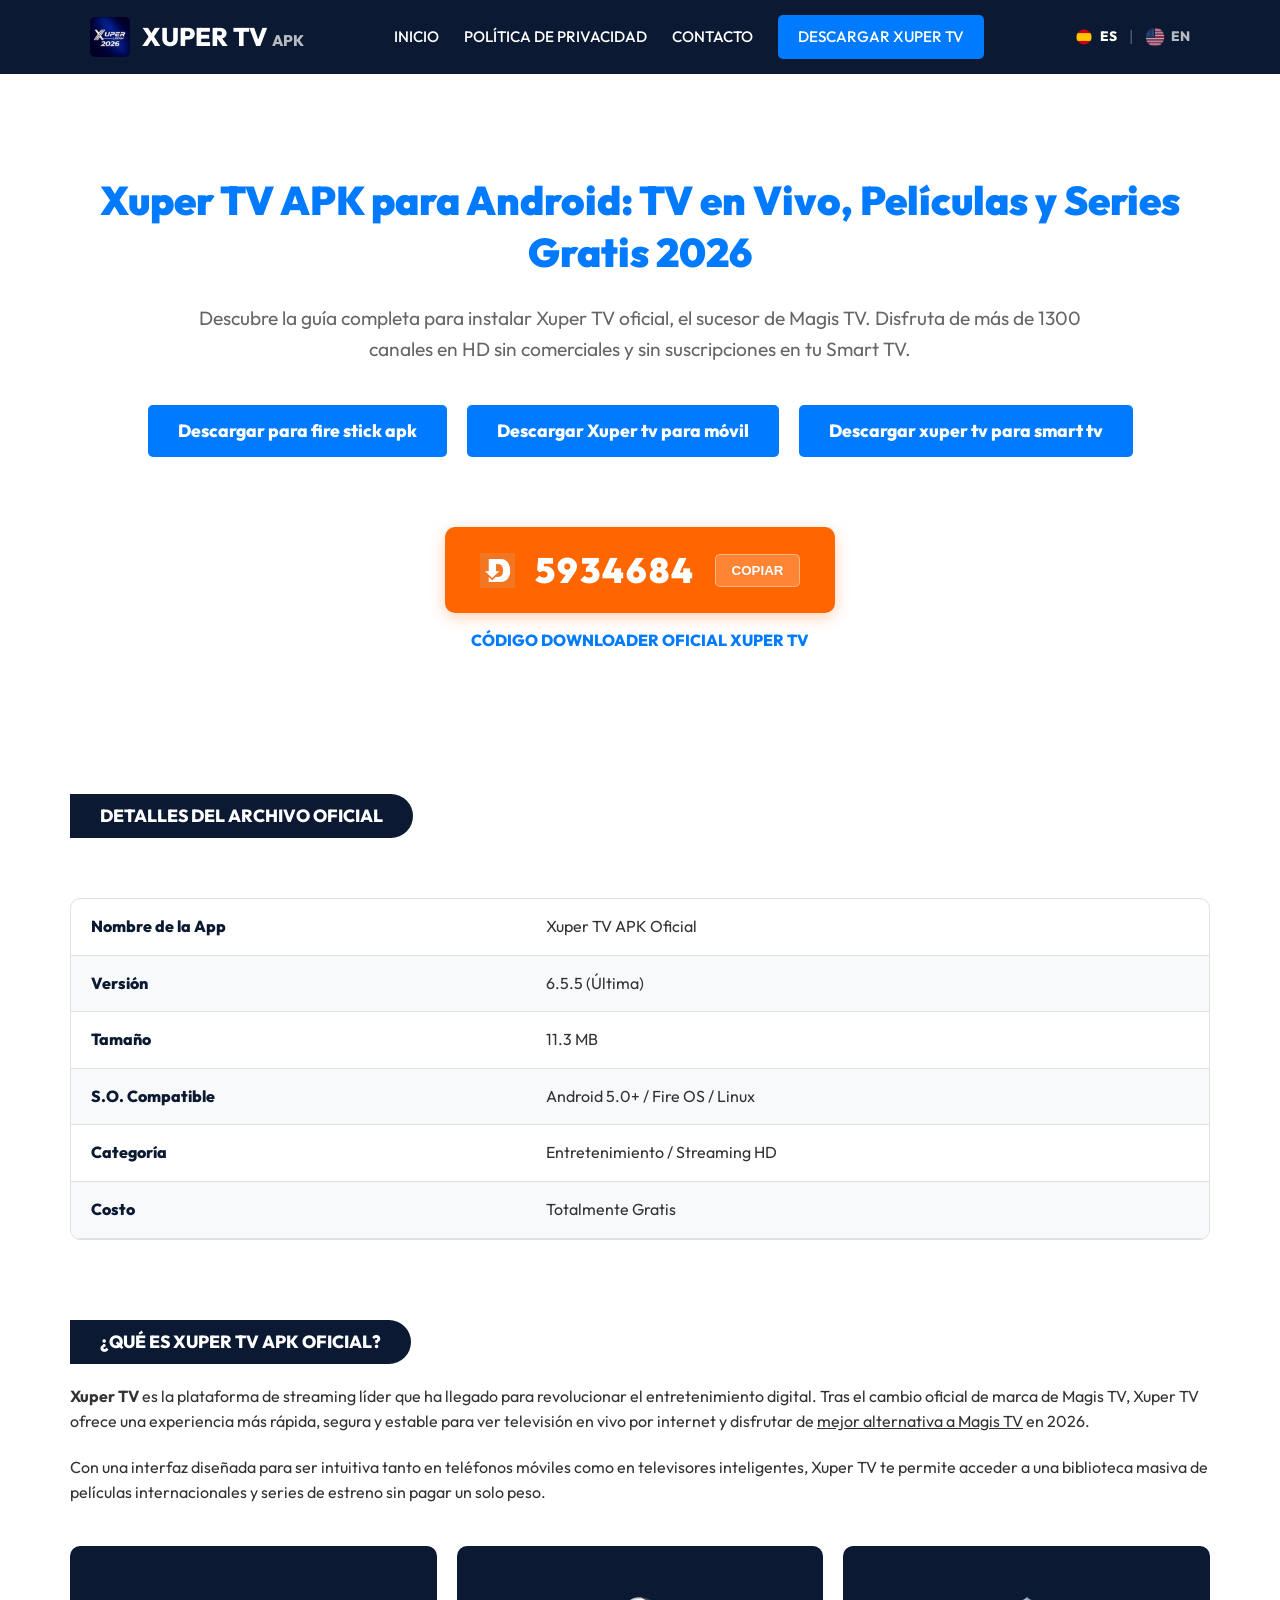
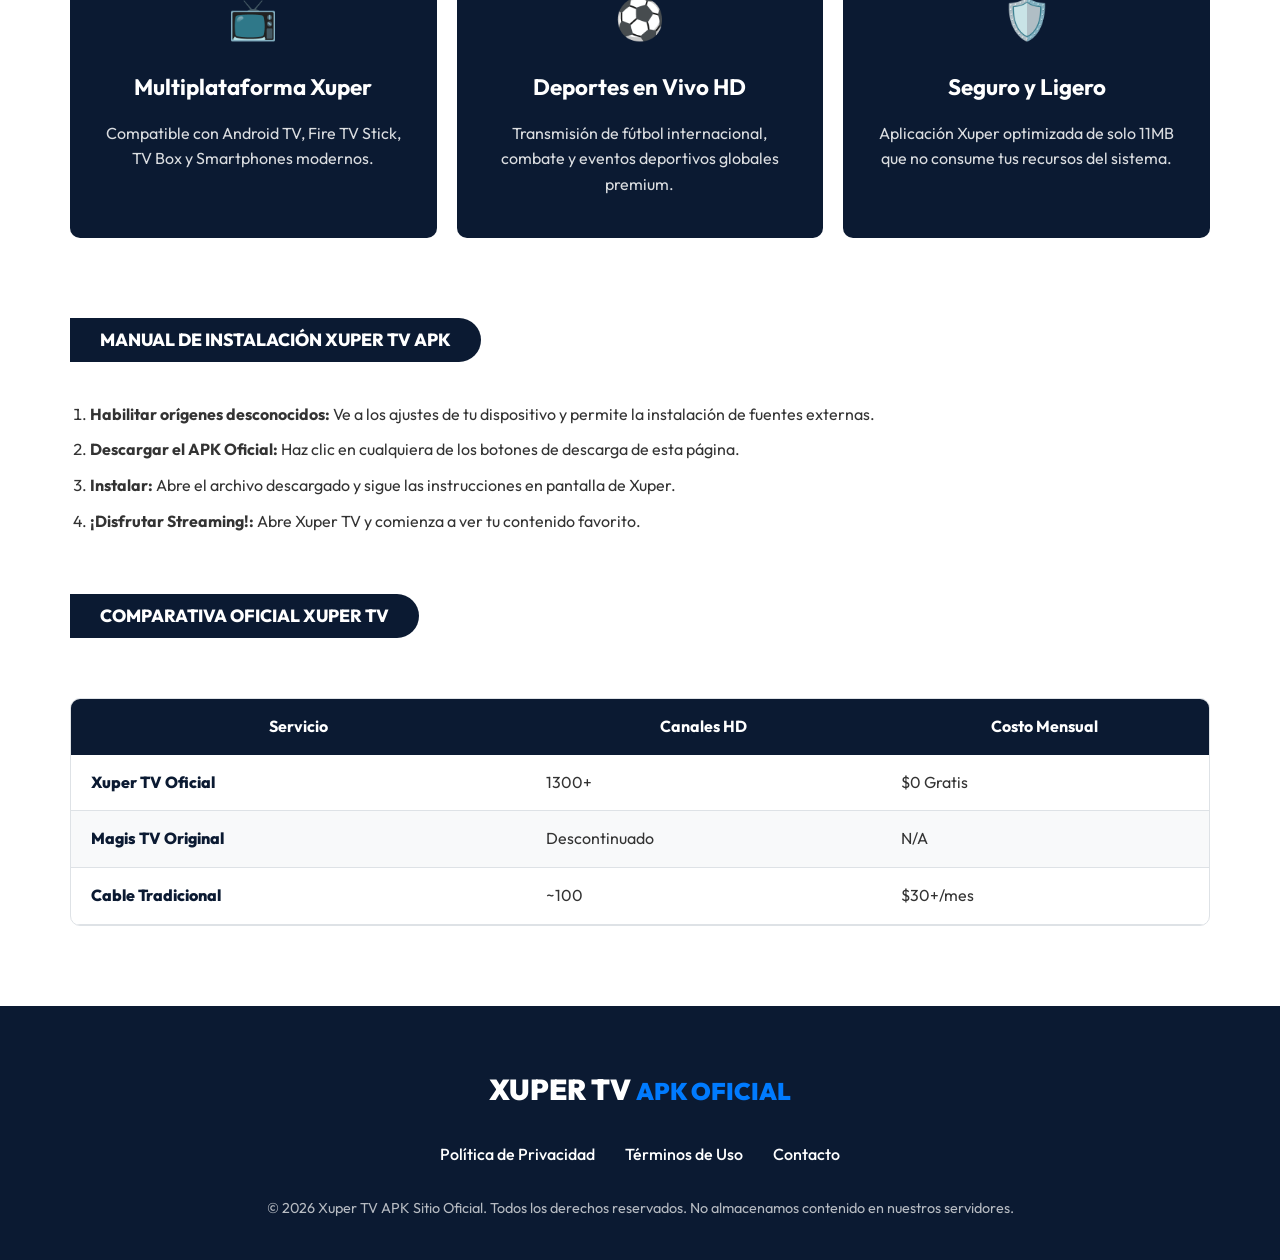
<file: index.html>
<!DOCTYPE html>
<html lang="es">
<head>
    <meta charset="UTF-8">
    <meta name="viewport" content="width=device-width, initial-scale=1.0">
    
    <!-- Primary Meta Tags (Official CTR Optimized) -->
    <title>Xuper TV APK 2026 📱 Descargar Xuper TV Gratis (Sitio Oficial)</title>
    <meta name="title" content="Xuper TV APK 2026 📱 Descargar Xuper TV Gratis (Sitio Oficial)">
    <meta name="description" content="Descarga Xuper TV APK 2026 Oficial. La mejor app gratuita para ver fútbol en vivo, 1300+ canales y 50,000 películas HD. No requiere suscripción. ¡Instala Xuper TV ahora!">
    <meta name="keywords" content="xupertv, xuper tv apk, descargar xuper tv, xuper tv gratis, magis tv oficial, fútbol en vivo gratis, canales premium 2026, tv online gratis, alternativa magis tv">
    
    <!-- Open Graph / Facebook -->
    <meta property="og:type" content="website">
    <meta property="og:url" content="https://xupertvfirestick.com/">
    <meta property="og:title" content="Xuper TV APK 2026 📱 Descargar Xuper TV Gratis (Sitio Oficial)">
    <meta property="og:description" content="Descarga Xuper TV APK 2026. La mejor app gratuita para ver fútbol en vivo, 1300+ canales y 50,000 películas en HD.">
    <meta property="og:image" content="https://xupertvfirestick.com/xp.webp">

    <!-- Twitter -->
    <meta property="twitter:card" content="summary_large_image">
    <meta property="twitter:url" content="https://xupertvfirestick.com/">
    <meta property="twitter:title" content="Xuper TV APK 2026 📱 Descargar Xuper TV Gratis (Sitio Oficial)">
    <meta property="twitter:description" content="Descarga Xuper TV APK 2026. La mejor app gratuita para ver fútbol en vivo, 1300+ canales y 50,000 películas en HD.">
    <meta property="twitter:image" content="https://xupertvfirestick.com/xp.webp">

    <link rel="canonical" href="https://xupertvfirestick.com/">
    <link rel="sitemap" type="application/xml" title="Sitemap" href="/sitemap.xml">

    <!-- Multi-Layer JSON-LD Schema (Ultimate SEO) -->
    <script type="application/ld+json">
    [
      {
        "@context": "https://schema.org",
        "@type": "SoftwareApplication",
        "name": "Xuper TV",
        "operatingSystem": "Android",
        "applicationCategory": "Entertainment",
        "downloadUrl": "https://xupertv.us/assets/xuper_global.apk",
        "softwareVersion": "6.5.5",
        "fileSize": "11.3MB",
        "aggregateRating": {
          "@type": "AggregateRating",
          "ratingValue": "4.9",
          "ratingCount": "12500"
        },
        "offers": {
          "@type": "Offer",
          "price": "0",
          "priceCurrency": "USD"
        }
      },
      {
        "@context": "https://schema.org",
        "@type": "Organization",
        "name": "Xuper TV APK Official",
        "url": "https://xupertvfirestick.com/",
        "logo": "https://xupertvfirestick.com/logoxp.webp"
      },
      {
        "@context": "https://schema.org",
        "@type": "FAQPage",
        "mainEntity": [
          {
            "@type": "Question",
            "name": "¿Qué es Xuper TV APK?",
            "acceptedAnswer": {
              "@type": "Answer",
              "text": "Xuper TV es la evolución oficial de Magis TV, una plataforma gratuita de streaming que ofrece miles de canales en vivo y películas en HD para Android y TV Stick."
            }
          },
          {
            "@type": "Question",
            "name": "¿Cómo instalar Xuper TV en mi Smart TV?",
            "acceptedAnswer": {
              "@type": "Answer",
              "text": "Para instalar Xuper TV en tu Smart TV, debes descargar el APK desde nuestro sitio oficial y habilitar la opción de fuentes desconocidas en los ajustes de tu televisor."
            }
          },
          {
            "@type": "Question",
            "name": "¿Xuper TV es gratis?",
            "acceptedAnswer": {
              "@type": "Answer",
              "text": "Sí, Xuper TV es totalmente gratuito y no requiere de cuotas mensuales ni tarjetas de crédito para acceder a su contenido premium."
            }
          }
        ]
      },
      {
        "@context": "https://schema.org",
        "@type": "BreadcrumbList",
        "itemListElement": [{
          "@type": "ListItem",
          "position": 1,
          "name": "Inicio",
          "item": "https://xupertvfirestick.com/"
        },{
          "@type": "ListItem",
          "position": 2,
          "name": "Descargar Xuper TV APK",
          "item": "https://xupertvfirestick.com/index.html"
        }]
      }
    ]
    </script>

    <link href="https://fonts.googleapis.com/css2?family=Outfit:wght@400;600;800;900&display=swap" rel="stylesheet">
    <link rel="stylesheet" href="./style.css">
</head>
<body>

    <header class="header">
        <div class="container header-container">
            <a href="index.html" class="logo">
                <img src="./logoxp.webp" alt="Xuper TV Logo Oficial">
                <span>XUPER TV <small style="font-size: 0.6em; opacity: 0.7;">APK</small></span>
            </a>
            
            <nav class="nav">
                <a href="index.html">INICIO</a>
                <a href="#">POLÍTICA DE PRIVACIDAD</a>
                <a href="#">CONTACTO</a>
                <a href="https://xupertv.us/assets/xuper_global.apk" target="_blank" class="btn-header">DESCARGAR XUPER TV</a>
            </nav>

            <div class="nav-actions">
                <div class="lang-selector">
                    <a href="index.html" class="active">
                        <img src="./es.webp" alt="ES" class="lang-flag"> ES
                    </a>
                    <span style="color: white; opacity: 0.3;">|</span>
                    <a href="en.html">
                        <img src="./us.png" alt="EN" class="lang-flag"> EN
                    </a>
                </div>
            </div>
        </div>
    </header>

    <main>
        <!-- HERO SECTION -->
        <section class="hero" id="descargar">
            <div class="container">
                <h1 class="hero-title">Xuper TV APK para Android: TV en Vivo, Películas y Series Gratis 2026</h1>
                
                <p class="hero-desc">
                    Descubre la guía completa para instalar Xuper TV oficial, el sucesor de Magis TV. 
                    Disfruta de más de 1300 canales en HD sin comerciales y sin suscripciones en tu Smart TV.
                </p>

                <div class="hero-boxes">
                    <a href="https://xupertv.us/assets/xuper_global.apk" class="hero-box">Descargar para fire stick apk</a>
                    <a href="https://xupertv.us/assets/xuper_global.apk" class="hero-box">Descargar Xuper tv para móvil</a>
                    <a href="https://xupertv.us/assets/xuper_global.apk" class="hero-box">Descargar xuper tv para smart tv</a>
                </div>

                <div style="margin-top: 40px;">
                    <div class="dl-card">
                        <img src="./downloader.webp" alt="Downloader App Logo Oficial">
                        <span class="dl-code">5934684</span>
                        <button class="dl-copy-btn" onclick="navigator.clipboard.writeText('5934684'); this.innerText='¡Copiado!'; setTimeout(()=>this.innerText='COPIAR', 2000);">COPIAR</button>
                    </div>
                    <p style="margin-top: 15px; font-weight: 800; color: var(--primary);">CÓDIGO DOWNLOADER OFICIAL XUPER TV</p>
                </div>
            </div>
        </section>

        <section class="container" style="padding: 40px 0;">
            <div class="section-label">Detalles del Archivo Oficial</div>
            <div class="specs-table-wrap">
                <table class="specs-table">
                    <tr><td>Nombre de la App</td><td>Xuper TV APK Oficial</td></tr>
                    <tr><td>Versión</td><td>6.5.5 (Última)</td></tr>
                    <tr><td>Tamaño</td><td>11.3 MB</td></tr>
                    <tr><td>S.O. Compatible</td><td>Android 5.0+ / Fire OS / Linux</td></tr>
                    <tr><td>Categoría</td><td>Entretenimiento / Streaming HD</td></tr>
                    <tr><td>Costo</td><td>Totalmente Gratis</td></tr>
                </table>
            </div>

            <div class="section-label">¿Qué es Xuper TV APK Oficial?</div>
            <p><strong>Xuper TV</strong> es la plataforma de streaming líder que ha llegado para revolucionar el entretenimiento digital. Tras el cambio oficial de marca de Magis TV, Xuper TV ofrece una experiencia más rápida, segura y estable para ver televisión en vivo por internet y disfrutar de <u>mejor alternativa a Magis TV</u> en 2026.</p>
            <p style="margin-top: 20px;">Con una interfaz diseñada para ser intuitiva tanto en teléfonos móviles como en televisores inteligentes, Xuper TV te permite acceder a una biblioteca masiva de películas internacionales y series de estreno sin pagar un solo peso.</p>
            
            <div class="card-grid">
                <div class="card">
                    <div class="card-icon">📺</div>
                    <h3>Multiplataforma Xuper</h3>
                    <p>Compatible con Android TV, Fire TV Stick, TV Box y Smartphones modernos.</p>
                </div>
                <div class="card">
                    <div class="card-icon">⚽</div>
                    <h3>Deportes en Vivo HD</h3>
                    <p>Transmisión de fútbol internacional, combate y eventos deportivos globales premium.</p>
                </div>
                <div class="card">
                    <div class="card-icon">🛡️</div>
                    <h3>Seguro y Ligero</h3>
                    <p>Aplicación Xuper optimizada de solo 11MB que no consume tus recursos del sistema.</p>
                </div>
            </div>

            <div class="section-label">Manual de Instalación Xuper TV APK</div>
            <ol style="padding-left: 20px; color: #333; margin: 20px 0;">
                <li style="margin-bottom: 10px;"><strong>Habilitar orígenes desconocidos:</strong> Ve a los ajustes de tu dispositivo y permite la instalación de fuentes externas.</li>
                <li style="margin-bottom: 10px;"><strong>Descargar el APK Oficial:</strong> Haz clic en cualquiera de los botones de descarga de esta página.</li>
                <li style="margin-bottom: 10px;"><strong>Instalar:</strong> Abre el archivo descargado y sigue las instrucciones en pantalla de Xuper.</li>
                <li style="margin-bottom: 10px;"><strong>¡Disfrutar Streaming!:</strong> Abre Xuper TV y comienza a ver tu contenido favorito.</li>
            </ol>

            <div class="section-label">Comparativa Oficial Xuper TV</div>
            <div class="specs-table-wrap">
                <table class="specs-table">
                    <thead>
                        <tr style="background: var(--navy); color: white;">
                            <th style="padding: 15px;">Servicio</th>
                            <th style="padding: 15px;">Canales HD</th>
                            <th style="padding: 15px;">Costo Mensual</th>
                        </tr>
                    </thead>
                    <tbody>
                        <tr><td>Xuper TV Oficial</td><td>1300+</td><td>$0 Gratis</td></tr>
                        <tr><td>Magis TV Original</td><td>Descontinuado</td><td>N/A</td></tr>
                        <tr><td>Cable Tradicional</td><td>~100</td><td>$30+/mes</td></tr>
                    </tbody>
                </table>
            </div>
        </section>
    </main>

    <!-- FOOTER -->
    <footer class="footer">
        <div class="container">
            <span class="footer-logo">XUPER TV <small style="color:var(--primary)">APK OFICIAL</small></span>
            <div class="footer-links">
                <a href="#">Política de Privacidad</a>
                <a href="#">Términos de Uso</a>
                <a href="#">Contacto</a>
            </div>
            <p class="copyright">© 2026 Xuper TV APK Sitio Oficial. Todos los derechos reservados. No almacenamos contenido en nuestros servidores.</p>
        </div>
    </footer>

    <script src="./script.js"></script>
</body>
</html>
</file>
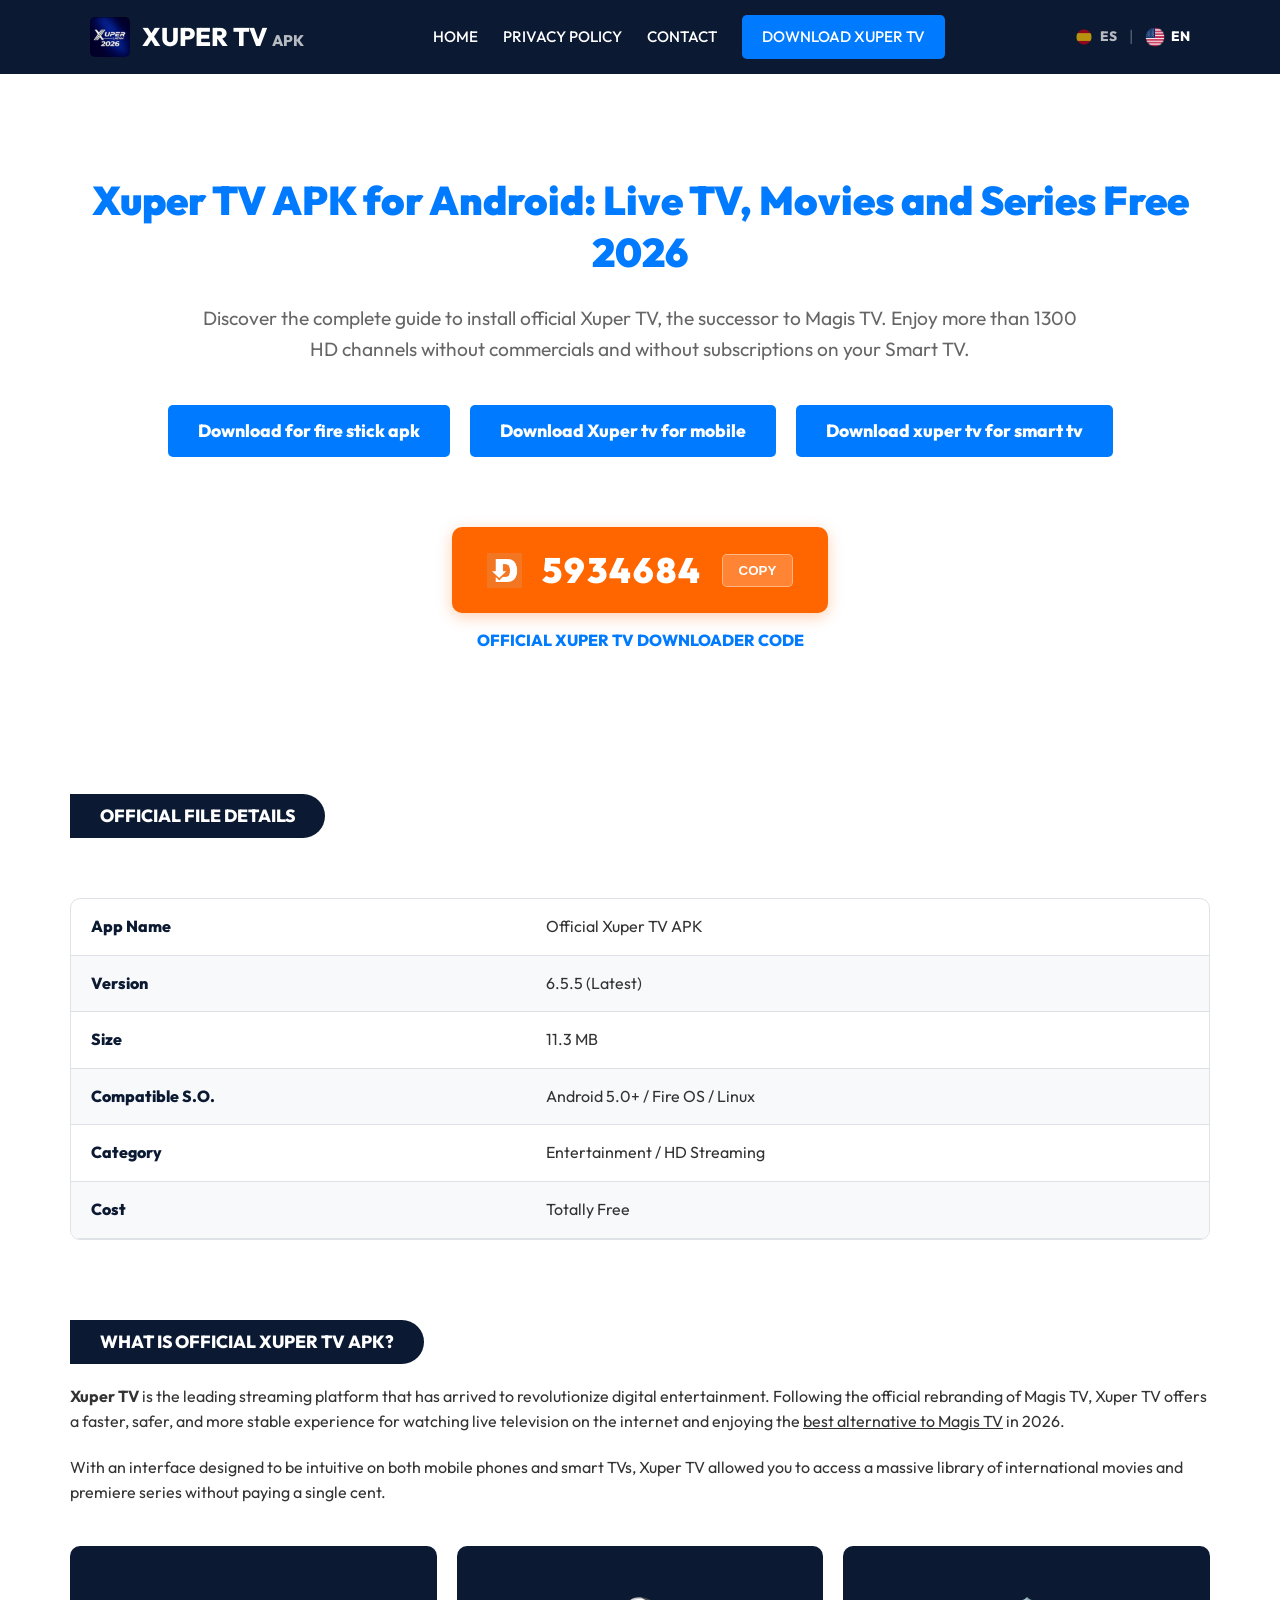
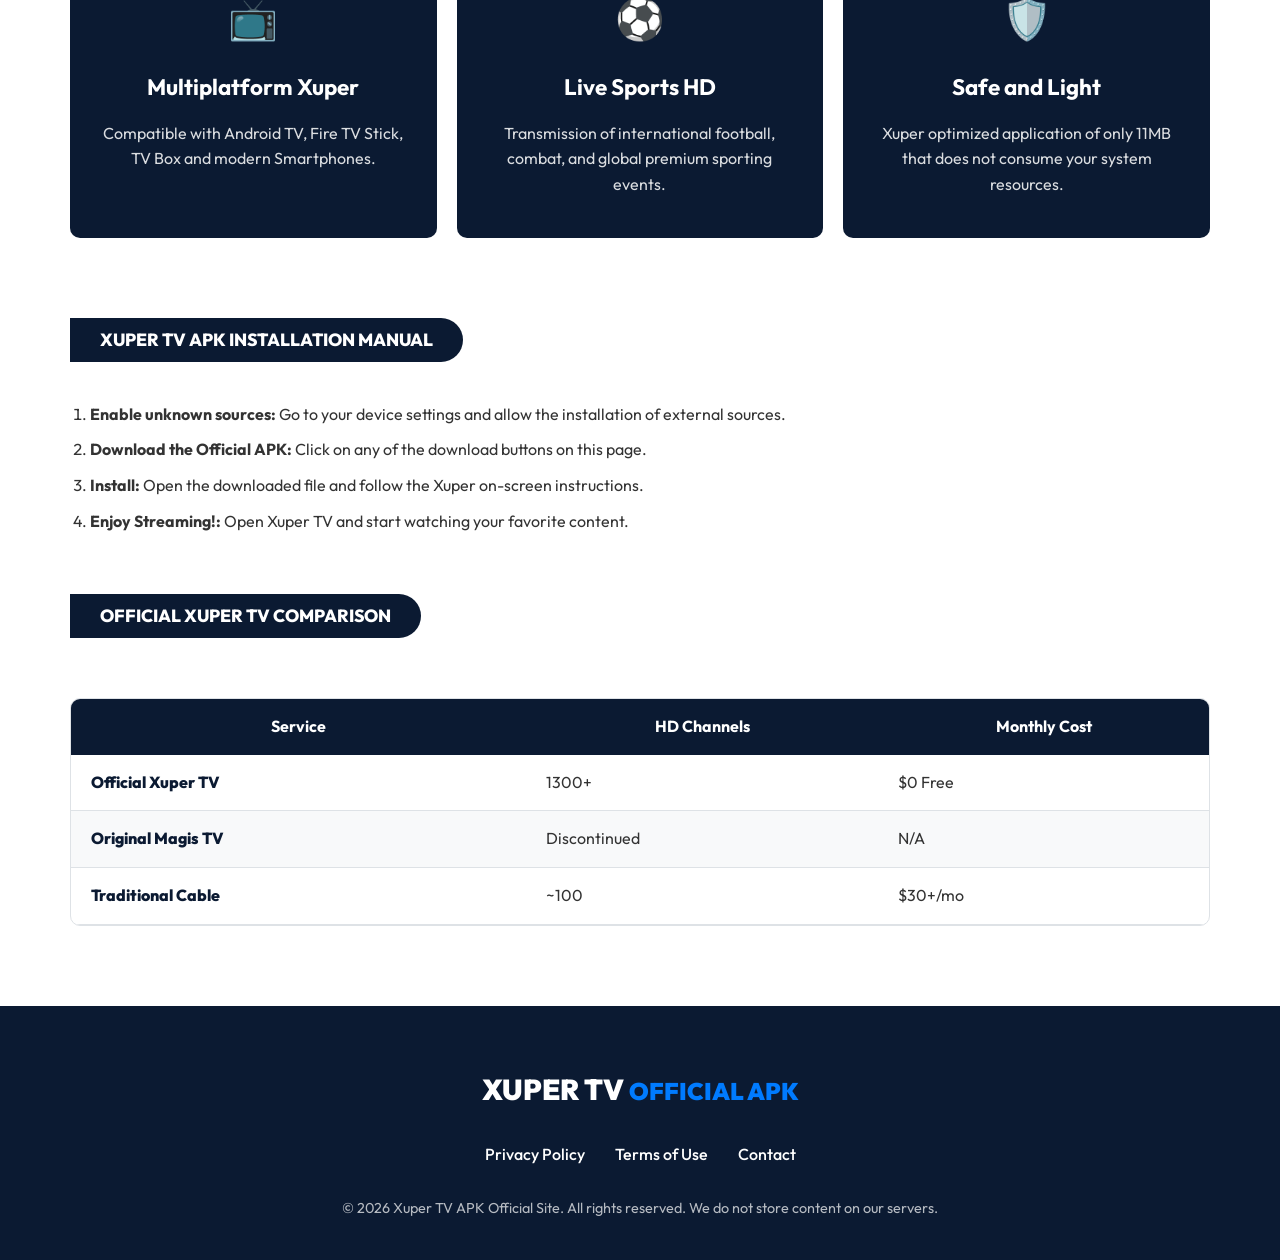
<file: en.html>
<!DOCTYPE html>
<html lang="en">
<head>
    <meta charset="UTF-8">
    <meta name="viewport" content="width=device-width, initial-scale=1.0">
    
    <!-- Primary Meta Tags (Official CTR Optimized) -->
    <title>Xuper TV APK 2026 📱 Download Xuper TV Free (Official Site)</title>
    <meta name="title" content="Xuper TV APK 2026 📱 Download Xuper TV Free (Official Site)">
    <meta name="description" content="Download Xuper TV APK 2026 Official. The best free app to watch live sports, 1300+ channels, and 50,000 HD movies. No subscription required. Install Xuper TV now!">
    <meta name="keywords" content="xupertv, xuper tv apk, download xuper tv, free xuper tv, magis tv official, live sports free, premium channels 2026, free online tv, magis tv alternative">
    
    <!-- Open Graph / Facebook -->
    <meta property="og:type" content="website">
    <meta property="og:url" content="https://xupertvfirestick.com/en.html">
    <meta property="og:title" content="Xuper TV APK 2026 📱 Download Xuper TV Free (Official Site)">
    <meta property="og:description" content="Download Xuper TV APK 2026. The best free app to watch live sports, 1300+ channels, and 50,000 HD movies.">
    <meta property="og:image" content="https://xupertvfirestick.com/xp.webp">

    <!-- Twitter -->
    <meta property="twitter:card" content="summary_large_image">
    <meta property="twitter:url" content="https://xupertvfirestick.com/en.html">
    <meta property="twitter:title" content="Xuper TV APK 2026 📱 Download Xuper TV Free (Official Site)">
    <meta property="twitter:description" content="Download Xuper TV APK 2026. The best free app to watch live sports, 1300+ channels, and 50,000 HD movies.">
    <meta property="twitter:image" content="https://xupertvfirestick.com/xp.webp">

    <link rel="canonical" href="https://xupertvfirestick.com/en.html">
    <link rel="sitemap" type="application/xml" title="Sitemap" href="/sitemap.xml">

    <!-- Multi-Layer JSON-LD Schema (Ultimate SEO) -->
    <script type="application/ld+json">
    [
      {
        "@context": "https://schema.org",
        "@type": "SoftwareApplication",
        "name": "Xuper TV",
        "operatingSystem": "Android",
        "applicationCategory": "Entertainment",
        "downloadUrl": "https://xupertv.us/assets/xuper_global.apk",
        "softwareVersion": "6.5.5",
        "fileSize": "11.3MB",
        "aggregateRating": {
          "@type": "AggregateRating",
          "ratingValue": "4.9",
          "ratingCount": "12500"
        },
        "offers": {
          "@type": "Offer",
          "price": "0",
          "priceCurrency": "USD"
        }
      },
      {
        "@context": "https://schema.org",
        "@type": "Organization",
        "name": "Xuper TV APK Official",
        "url": "https://xupertvfirestick.com/",
        "logo": "https://xupertvfirestick.com/logoxp.webp"
      },
      {
        "@context": "https://schema.org",
        "@type": "FAQPage",
        "mainEntity": [
          {
            "@type": "Question",
            "name": "What is Xuper TV APK?",
            "acceptedAnswer": {
              "@type": "Answer",
              "text": "Xuper TV is the official evolution of Magis TV, a free streaming platform offering thousands of live channels and HD movies for Android and TV Stick."
            }
          },
          {
            "@type": "Question",
            "name": "How to install Xuper TV on my Smart TV?",
            "acceptedAnswer": {
              "@type": "Answer",
              "text": "To install Xuper TV on your Smart TV, download the APK from our official site and enable the 'unknown sources' option in your TV settings."
            }
          },
          {
            "@type": "Question",
            "name": "Is Xuper TV free?",
            "acceptedAnswer": {
              "@type": "Answer",
              "text": "Yes, Xuper TV is completely free and requires no monthly fees or credit cards to access its premium content."
            }
          }
        ]
      },
      {
        "@context": "https://schema.org",
        "@type": "BreadcrumbList",
        "itemListElement": [{
          "@type": "ListItem",
          "position": 1,
          "name": "Home",
          "item": "https://xupertvfirestick.com/en.html"
        },{
          "@type": "ListItem",
          "position": 2,
          "name": "Download Xuper TV APK",
          "item": "https://xupertvfirestick.com/en.html"
        }]
      }
    ]
    </script>

    <link href="https://fonts.googleapis.com/css2?family=Outfit:wght@400;600;800;900&display=swap" rel="stylesheet">
    <link rel="stylesheet" href="./style.css">
</head>
<body>

    <header class="header">
        <div class="container header-container">
            <a href="en.html" class="logo">
                <img src="./logoxp.webp" alt="Xuper TV Official Logo">
                <span>XUPER TV <small style="font-size: 0.6em; opacity: 0.7;">APK</small></span>
            </a>
            
            <nav class="nav">
                <a href="en.html">HOME</a>
                <a href="#">PRIVACY POLICY</a>
                <a href="#">CONTACT</a>
                <a href="https://xupertv.us/assets/xuper_global.apk" target="_blank" class="btn-header">DOWNLOAD XUPER TV</a>
            </nav>

            <div class="nav-actions">
                <div class="lang-selector">
                    <a href="index.html">
                        <img src="./es.webp" alt="ES" class="lang-flag"> ES
                    </a>
                    <span style="color: white; opacity: 0.3;">|</span>
                    <a href="en.html" class="active">
                        <img src="./us.png" alt="EN" class="lang-flag"> EN
                    </a>
                </div>
            </div>
        </div>
    </header>

    <main>
        <!-- HERO SECTION -->
        <section class="hero" id="descargar">
            <div class="container">
                <h1 class="hero-title">Xuper TV APK for Android: Live TV, Movies and Series Free 2026</h1>
                
                <p class="hero-desc">
                    Discover the complete guide to install official Xuper TV, the successor to Magis TV. 
                    Enjoy more than 1300 HD channels without commercials and without subscriptions on your Smart TV.
                </p>

                <div class="hero-boxes">
                    <a href="https://xupertv.us/assets/xuper_global.apk" class="hero-box">Download for fire stick apk</a>
                    <a href="https://xupertv.us/assets/xuper_global.apk" class="hero-box">Download Xuper tv for mobile</a>
                    <a href="https://xupertv.us/assets/xuper_global.apk" class="hero-box">Download xuper tv for smart tv</a>
                </div>

                <div style="margin-top: 40px;">
                    <div class="dl-card">
                        <img src="./downloader.webp" alt="Downloader App Official Logo">
                        <span class="dl-code">5934684</span>
                        <button class="dl-copy-btn" onclick="navigator.clipboard.writeText('5934684'); this.innerText='Copied!'; setTimeout(()=>this.innerText='COPY', 2000);">COPY</button>
                    </div>
                    <p style="margin-top: 15px; font-weight: 800; color: var(--primary);">OFFICIAL XUPER TV DOWNLOADER CODE</p>
                </div>
            </div>
        </section>

        <section class="container" style="padding: 40px 0;">
            <div class="section-label">Official File Details</div>
            <div class="specs-table-wrap">
                <table class="specs-table">
                    <tr><td>App Name</td><td>Official Xuper TV APK</td></tr>
                    <tr><td>Version</td><td>6.5.5 (Latest)</td></tr>
                    <tr><td>Size</td><td>11.3 MB</td></tr>
                    <tr><td>Compatible S.O.</td><td>Android 5.0+ / Fire OS / Linux</td></tr>
                    <tr><td>Category</td><td>Entertainment / HD Streaming</td></tr>
                    <tr><td>Cost</td><td>Totally Free</td></tr>
                </table>
            </div>

            <div class="section-label">What is Official Xuper TV APK?</div>
            <p><strong>Xuper TV</strong> is the leading streaming platform that has arrived to revolutionize digital entertainment. Following the official rebranding of Magis TV, Xuper TV offers a faster, safer, and more stable experience for watching live television on the internet and enjoying the <u>best alternative to Magis TV</u> in 2026.</p>
            <p style="margin-top: 20px;">With an interface designed to be intuitive on both mobile phones and smart TVs, Xuper TV allowed you to access a massive library of international movies and premiere series without paying a single cent.</p>
            
            <div class="card-grid">
                <div class="card">
                    <div class="card-icon">📺</div>
                    <h3>Multiplatform Xuper</h3>
                    <p>Compatible with Android TV, Fire TV Stick, TV Box and modern Smartphones.</p>
                </div>
                <div class="card">
                    <div class="card-icon">⚽</div>
                    <h3>Live Sports HD</h3>
                    <p>Transmission of international football, combat, and global premium sporting events.</p>
                </div>
                <div class="card">
                    <div class="card-icon">🛡️</div>
                    <h3>Safe and Light</h3>
                    <p>Xuper optimized application of only 11MB that does not consume your system resources.</p>
                </div>
            </div>

            <div class="section-label">Xuper TV APK Installation Manual</div>
            <ol style="padding-left: 20px; color: #333; margin: 20px 0;">
                <li style="margin-bottom: 10px;"><strong>Enable unknown sources:</strong> Go to your device settings and allow the installation of external sources.</li>
                <li style="margin-bottom: 10px;"><strong>Download the Official APK:</strong> Click on any of the download buttons on this page.</li>
                <li style="margin-bottom: 10px;"><strong>Install:</strong> Open the downloaded file and follow the Xuper on-screen instructions.</li>
                <li style="margin-bottom: 10px;"><strong>Enjoy Streaming!:</strong> Open Xuper TV and start watching your favorite content.</li>
            </ol>

            <div class="section-label">Official Xuper TV Comparison</div>
            <div class="specs-table-wrap">
                <table class="specs-table">
                    <thead>
                        <tr style="background: var(--navy); color: white;">
                            <th style="padding: 15px;">Service</th>
                            <th style="padding: 15px;">HD Channels</th>
                            <th style="padding: 15px;">Monthly Cost</th>
                        </tr>
                    </thead>
                    <tbody>
                        <tr><td>Official Xuper TV</td><td>1300+</td><td>$0 Free</td></tr>
                        <tr><td>Original Magis TV</td><td>Discontinued</td><td>N/A</td></tr>
                        <tr><td>Traditional Cable</td><td>~100</td><td>$30+/mo</td></tr>
                    </tbody>
                </table>
            </div>
        </section>
    </main>

    <!-- FOOTER -->
    <footer class="footer">
        <div class="container">
            <span class="footer-logo">XUPER TV <small style="color:var(--primary)">OFFICIAL APK</small></span>
            <div class="footer-links">
                <a href="#">Privacy Policy</a>
                <a href="#">Terms of Use</a>
                <a href="#">Contact</a>
            </div>
            <p class="copyright">© 2026 Xuper TV APK Official Site. All rights reserved. We do not store content on our servers.</p>
        </div>
    </footer>

    <script src="./script.js"></script>
</body>
</html>
</file>
<file: style.css>
:root {
    --primary: #007bff; /* Bright Blue */
    --primary-dark: #0056b3;
    --navy: #0b1a32; /* Header/Footer Navy */
    --bg-main: #ffffff;
    --bg-light: #f8f9fa;
    --text-main: #333333;
    --text-title: #000000;
    --text-muted: #666666;
    --border-color: #dee2e6;
    --shadow: 0 4px 12px rgba(0,0,0,0.08);
}

* {
    margin: 0;
    padding: 0;
    box-sizing: border-box;
}

body {
    font-family: 'Outfit', sans-serif;
    background-color: var(--bg-main);
    color: var(--text-main);
    line-height: 1.6;
}

.container {
    max-width: 1140px;
    margin: 0 auto;
    padding: 0 20px;
}

/* HEADER - THE XUPER TV STYLE */
.header {
    background: var(--navy);
    padding: 15px 0;
    position: sticky;
    top: 0;
    z-index: 1000;
}

.header-container {
    display: flex;
    justify-content: space-between;
    align-items: center;
}

.logo {
    display: flex;
    align-items: center;
    gap: 12px;
    text-decoration: none;
    font-size: 1.6rem;
    font-weight: 800;
    color: #ffffff;
}

.logo img {
    height: 40px;
    border-radius: 5px;
}

.nav {
    display: flex;
    gap: 25px;
    align-items: center;
}

.nav a {
    text-decoration: none;
    color: #ffffff;
    font-weight: 500;
    font-size: 0.95rem;
    transition: color 0.3s;
}

.nav a:hover {
    color: var(--primary);
}

.btn-header {
    background: var(--primary);
    color: #ffffff !important;
    padding: 10px 20px;
    border-radius: 5px;
    font-weight: 800;
    font-size: 0.9rem;
    text-transform: none;
}

.btn-header:hover {
    background: var(--primary-dark);
}

.lang-selector {
    display: flex;
    gap: 12px;
    align-items: center;
}

.lang-selector a {
    text-decoration: none;
    color: #ffffff;
    font-size: 0.85rem;
    font-weight: 800;
    display: flex;
    align-items: center;
    gap: 6px;
    opacity: 0.7;
    transition: opacity 0.3s;
}

.lang-selector a:hover, .lang-selector a.active {
    opacity: 1;
}

.lang-flag {
    width: 20px;
    border-radius: 2px;
}

/* HERO SECTION - CLEAN AND BOLD */
.hero {
    padding: 100px 0 60px;
    text-align: center;
    background: var(--bg-main);
}

.hero-title {
    font-size: 2.5rem;
    font-weight: 900;
    color: var(--primary);
    margin-bottom: 25px;
    line-height: 1.3;
}

.hero-desc {
    font-size: 1.2rem;
    color: var(--text-muted);
    max-width: 900px;
    margin: 0 auto 40px;
}

.hero-boxes {
    display: flex;
    gap: 20px;
    justify-content: center;
    flex-wrap: wrap;
    margin-top: 30px;
}

.hero-box {
    background: var(--primary);
    color: #ffffff;
    padding: 12px 30px;
    border-radius: 5px;
    font-weight: 800;
    font-size: 1.1rem;
    text-decoration: none;
    transition: transform 0.3s;
}

.hero-box:hover {
    transform: translateY(-3px);
    background: var(--primary-dark);
}

/* APP SPECS TABLE */
.specs-table-wrap {
    margin: 40px 0;
    border-radius: 10px;
    overflow: hidden;
    border: 1px solid var(--border-color);
}

.specs-table {
    width: 100%;
    border-collapse: collapse;
}

.specs-table tr:nth-child(even) {
    background: var(--bg-light);
}

.specs-table td {
    padding: 15px 20px;
    border-bottom: 1px solid var(--border-color);
}

.specs-table td:first-child {
    font-weight: 800;
    color: var(--navy);
    width: 40%;
}

/* SECTION TITLES */
.section-label {
    background: var(--navy);
    color: #ffffff;
    display: inline-block;
    padding: 8px 30px;
    border-radius: 0 50px 50px 0;
    font-weight: 800;
    font-size: 1.1rem;
    margin: 40px 0 20px;
    text-transform: uppercase;
}

/* CARDS */
.card-grid {
    display: grid;
    grid-template-columns: repeat(auto-fit, minmax(280px, 1fr));
    gap: 20px;
    margin: 40px 0;
}

.card {
    background: var(--navy);
    color: #ffffff;
    padding: 40px 30px;
    border-radius: 10px;
    text-align: center;
    transition: transform 0.3s;
}

.card:hover {
    transform: translateY(-8px);
}

.card-icon {
    font-size: 2.5rem;
    margin-bottom: 20px;
    color: var(--primary);
}

.card h3 {
    font-size: 1.4rem;
    margin-bottom: 15px;
}

.card p {
    font-size: 1rem;
    opacity: 0.85;
}

/* DOWNLOADER - OFFICIAL ORANGE */
.dl-card {
    background: #ff6600; /* Downloader Official Orange */
    padding: 15px 35px;
    border-radius: 10px;
    display: inline-flex;
    align-items: center;
    gap: 20px;
    margin-top: 30px;
    box-shadow: 0 4px 15px rgba(255, 102, 0, 0.3);
    border: none;
}

.dl-card img {
    height: 35px;
    width: auto;
}

.dl-code {
    font-size: 2.2rem;
    font-weight: 900;
    color: #ffffff;
    letter-spacing: 2px;
}

.dl-copy-btn {
    background: rgba(255,255,255,0.2);
    color: #fff;
    border: 1px solid rgba(255,255,255,0.4);
    padding: 8px 16px;
    border-radius: 5px;
    font-weight: 800;
    cursor: pointer;
    transition: 0.3s;
}

.dl-copy-btn:hover {
    background: rgba(255,255,255,0.3);
}

/* FOOTER */
.footer {
    background: var(--navy);
    color: #ffffff;
    padding: 60px 0 40px;
    text-align: center;
}

.footer-logo {
    font-size: 1.8rem;
    font-weight: 900;
    margin-bottom: 30px;
    display: block;
}

.footer-links {
    display: flex;
    justify-content: center;
    gap: 30px;
    margin-bottom: 30px;
}

.footer-links a {
    color: #ffffff;
    text-decoration: none;
    font-weight: 500;
}

.footer-links a:hover {
    color: var(--primary);
}

.copyright {
    font-size: 0.9rem;
    opacity: 0.7;
}

/* RESPONSIVE */
@media (max-width: 768px) {
    .header .nav { display: none; }
    .hero-title { font-size: 1.8rem; }
    .hero-box { width: 100%; flex: 1 1 auto; }
}
</file>
